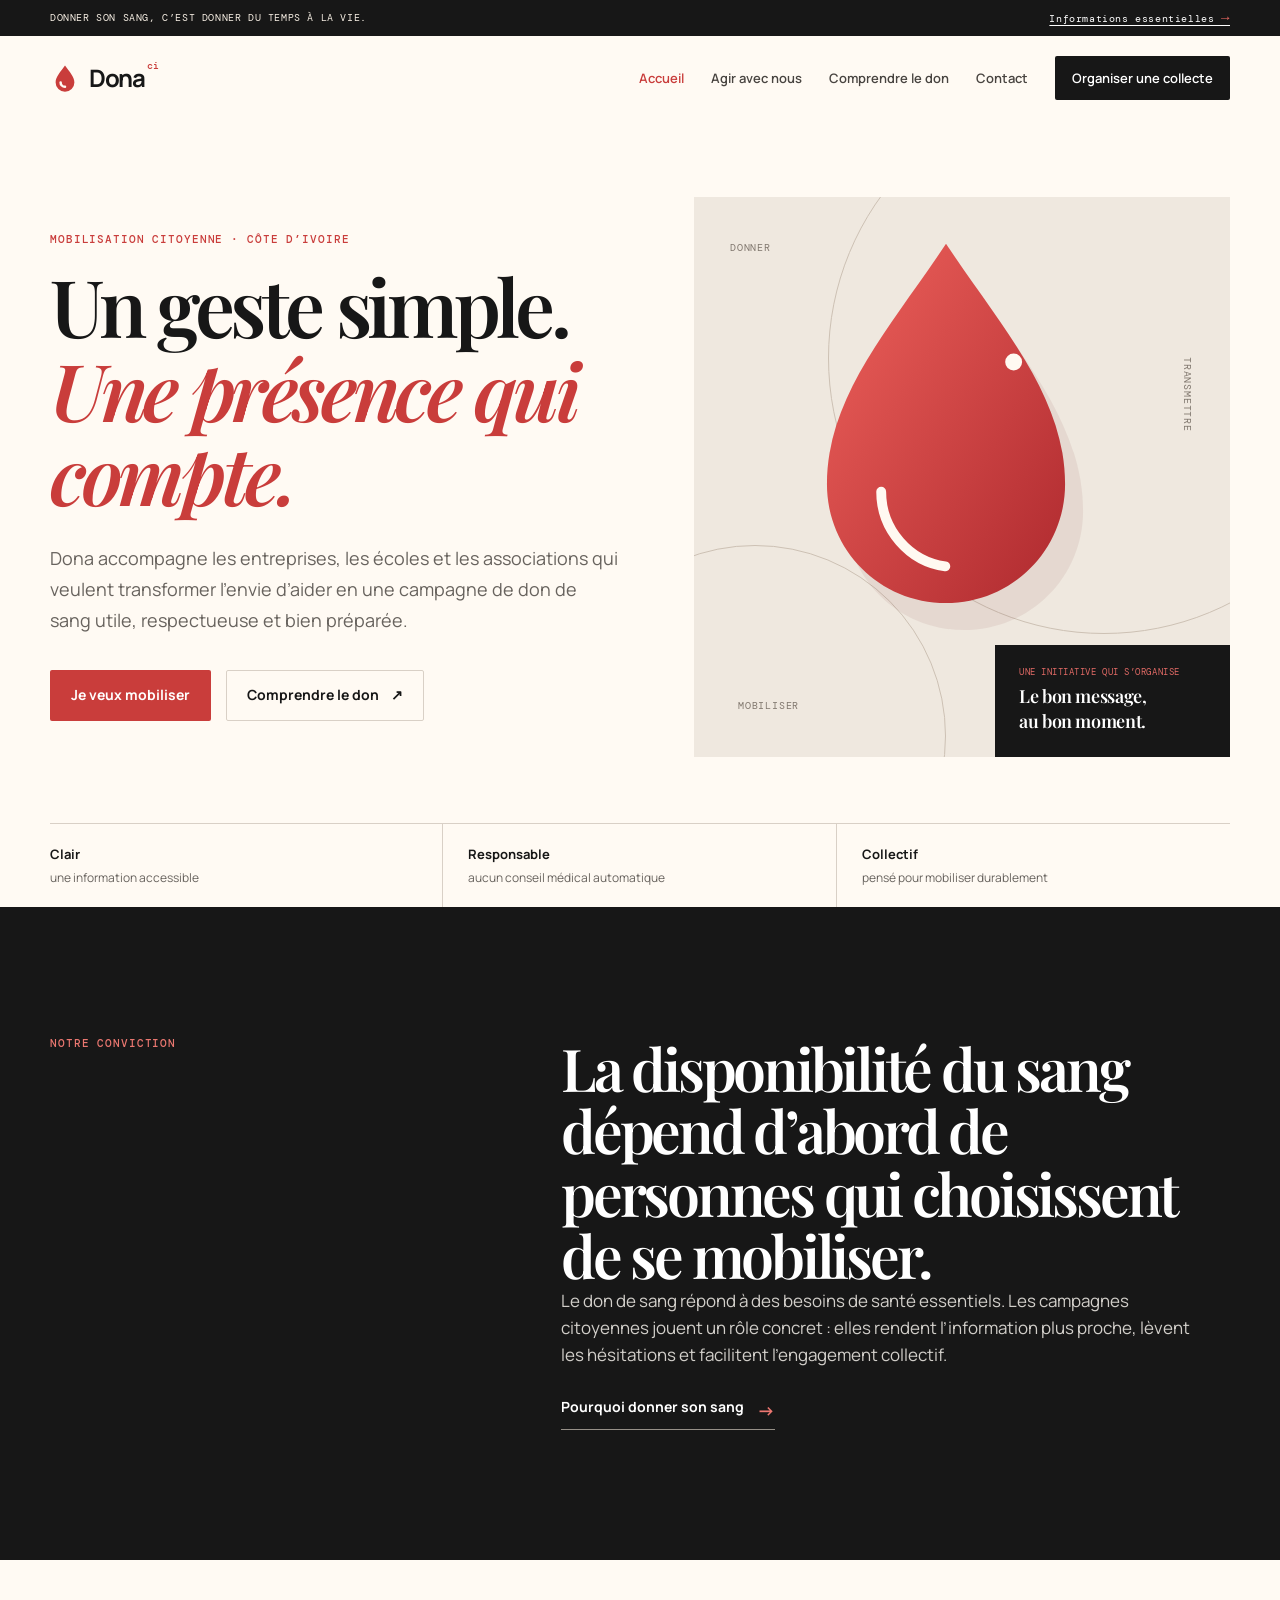
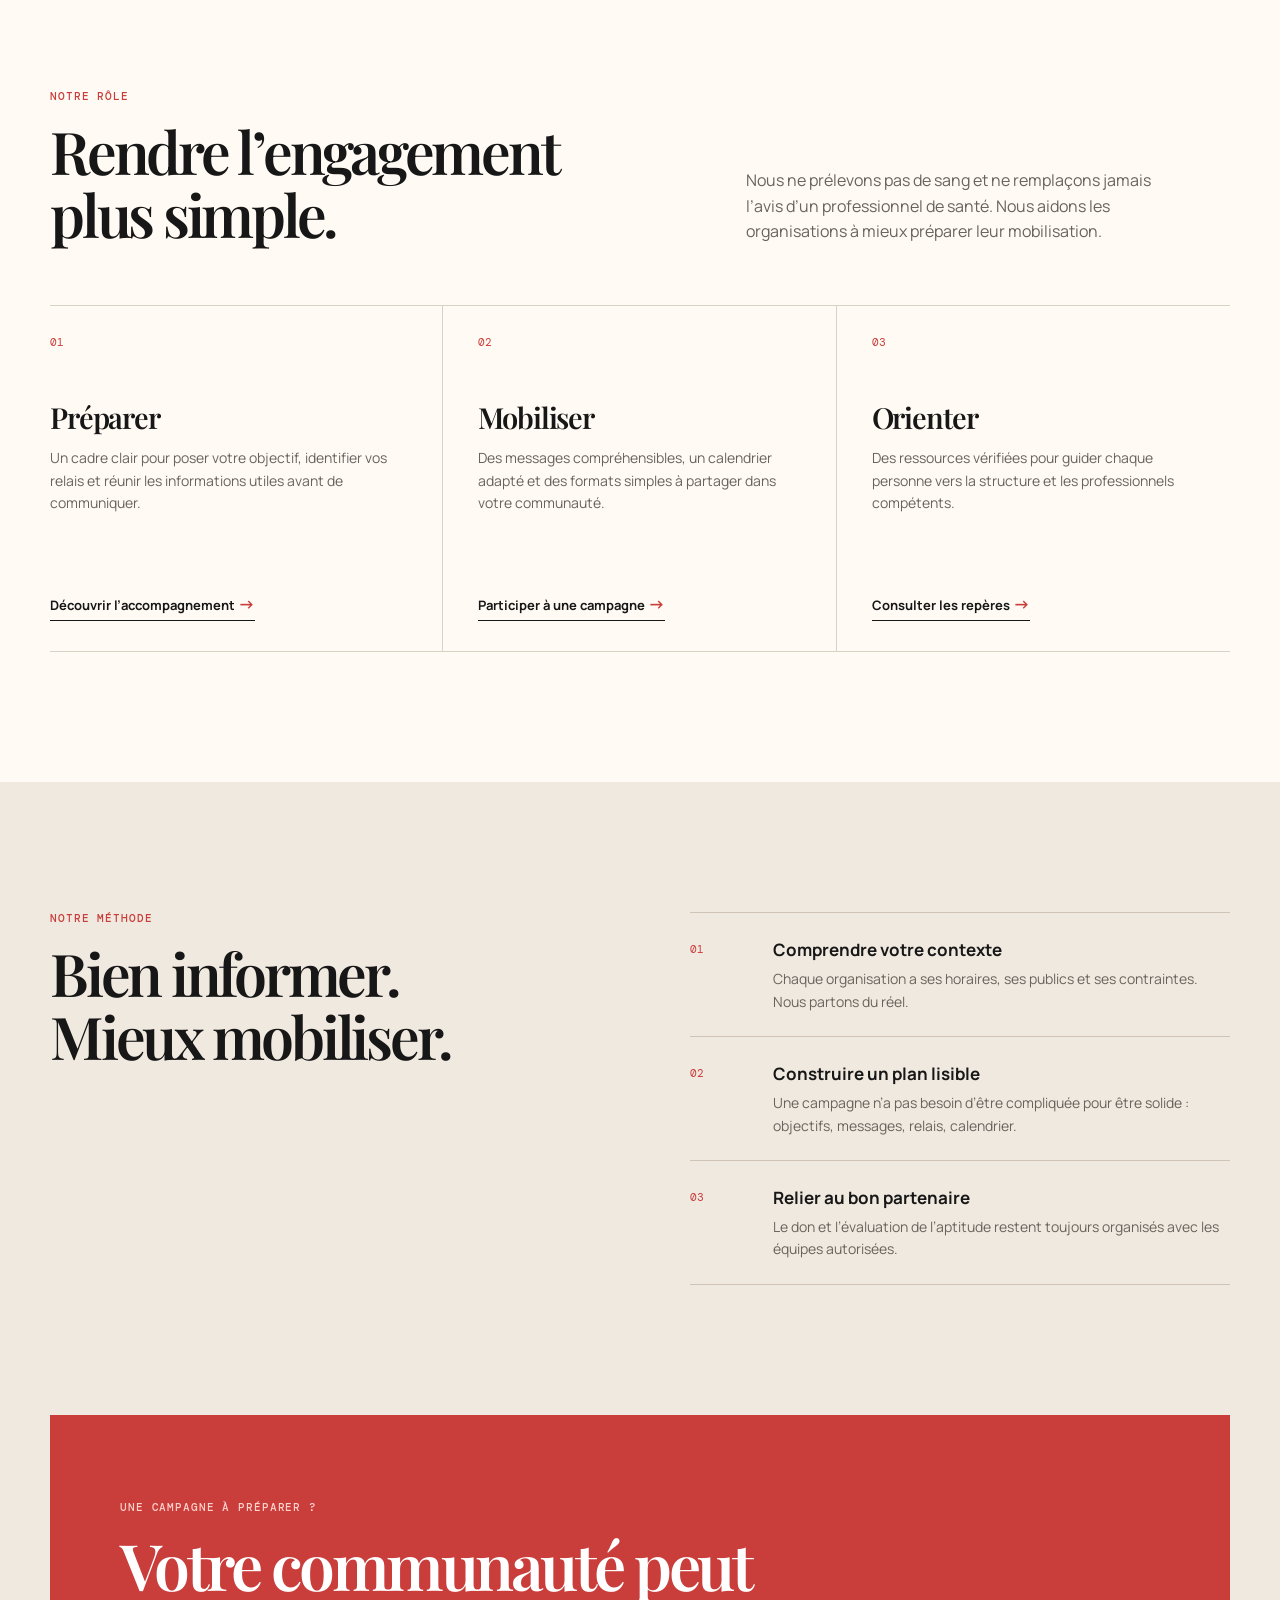
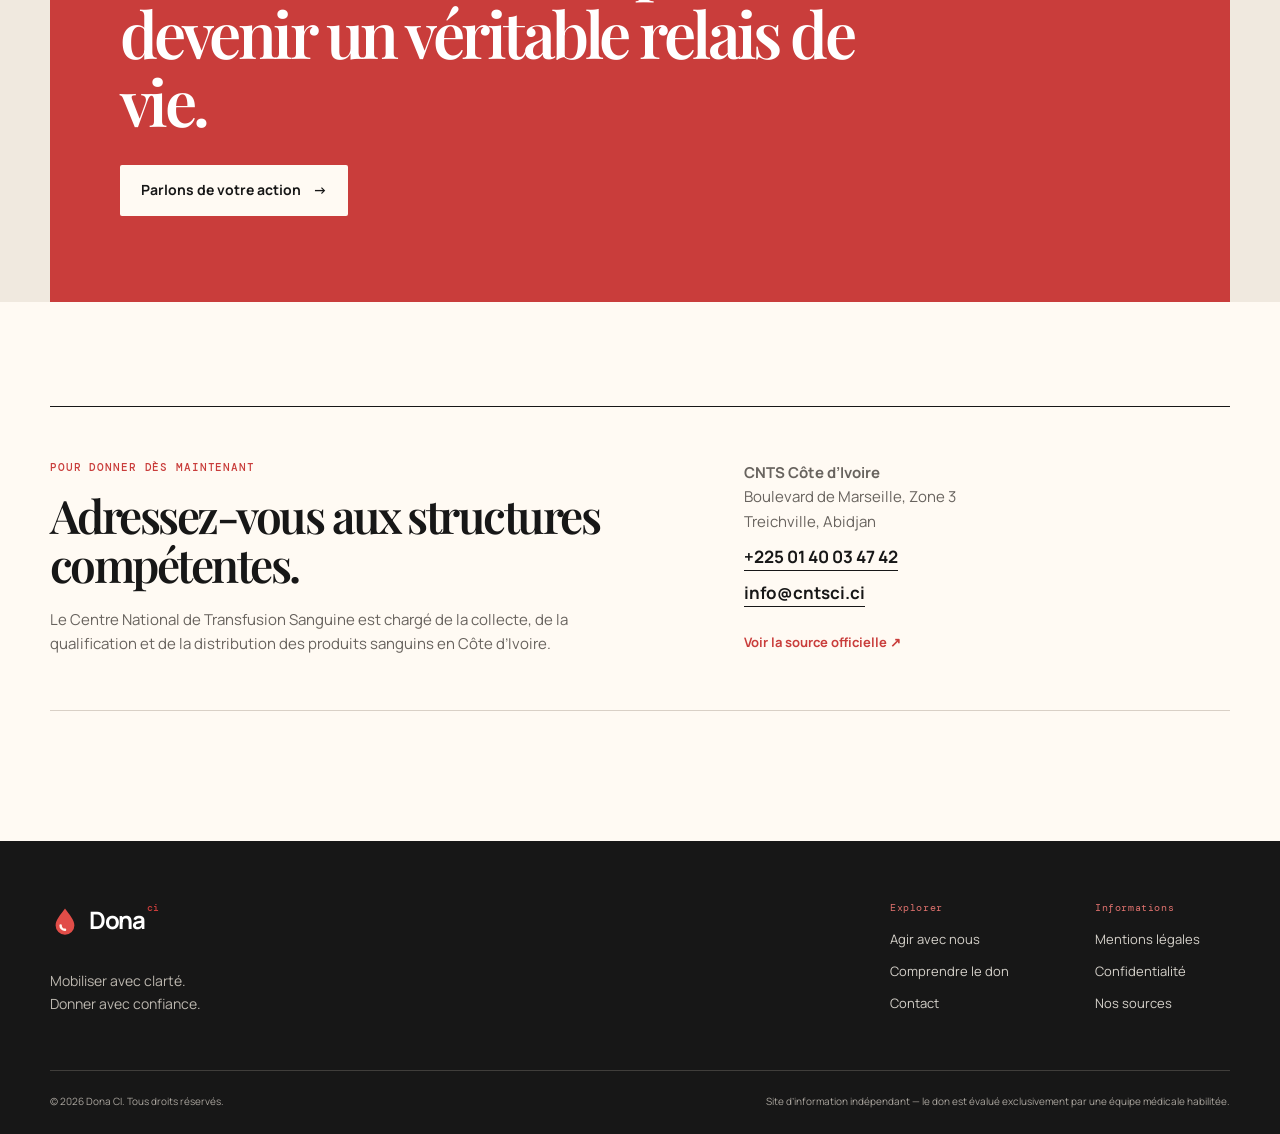
<file: index.html>
<!doctype html>
<html lang="fr">
  <head>
    <meta charset="UTF-8" />
    <meta name="viewport" content="width=device-width, initial-scale=1.0" />
    <meta name="description" content="Dona aide les organisations à mobiliser autour du don de sang en Côte d’Ivoire, en lien avec les structures compétentes." />
    <meta name="theme-color" content="#171717" />
    <title>Dona — Chaque don compte</title>
    <link rel="icon" href="favicon.svg" type="image/svg+xml" />
    <link rel="preconnect" href="https://fonts.googleapis.com" />
    <link rel="preconnect" href="https://fonts.gstatic.com" crossorigin />
    <link href="https://fonts.googleapis.com/css2?family=DM+Mono:wght@400;500&family=Manrope:wght@400;500;600;700&family=Playfair+Display:ital,wght@0,600;0,700;1,600&display=swap" rel="stylesheet" />
    <link rel="stylesheet" href="style.css" />
  </head>
  <body>
    <a class="skip-link" href="#main">Aller au contenu</a>
    <div class="topline"><div class="container"><span>DONNER SON SANG, C’EST DONNER DU TEMPS À LA VIE.</span><a href="ressources.html">Informations essentielles <span>→</span></a></div></div>
    <header class="header" id="header">
      <div class="container nav-shell">
        <a class="logo" href="index.html" aria-label="Dona, accueil"><svg aria-hidden="true" viewBox="0 0 48 48"><path d="M24 4C17 14 9 22 9 31a15 15 0 0 0 30 0C39 22 31 14 24 4Z"/><path d="M17 31c0 4 2.8 7 7 7"/></svg><span>Dona<small>ci</small></span></a>
        <button class="menu-toggle" aria-expanded="false" aria-controls="site-nav">Menu <span></span></button>
        <nav class="nav" id="site-nav" aria-label="Navigation principale">
          <a class="active" href="index.html">Accueil</a><a href="agir.html">Agir avec nous</a><a href="ressources.html">Comprendre le don</a><a href="contact.html">Contact</a><a class="nav-cta" href="agir.html#organisation">Organiser une collecte</a>
        </nav>
      </div>
    </header>
    <main id="main">
      <section class="hero">
        <div class="container hero-layout">
          <div class="hero-text animate-in"><p class="eyebrow">MOBILISATION CITOYENNE · CÔTE D’IVOIRE</p><h1>Un geste simple.<br /><em>Une présence qui compte.</em></h1><p class="intro">Dona accompagne les entreprises, les écoles et les associations qui veulent transformer l’envie d’aider en une campagne de don de sang utile, respectueuse et bien préparée.</p><div class="hero-actions"><a class="button button-red" href="agir.html">Je veux mobiliser</a><a class="button button-quiet" href="ressources.html">Comprendre le don <span>↗</span></a></div></div>
          <div class="hero-visual animate-in" aria-label="Une goutte de sang stylisée composée de lignes" role="img"><div class="visual-label label-one">DONNER</div><div class="visual-label label-two">TRANSMETTRE</div><div class="visual-label label-three">MOBILISER</div><svg class="hero-drop" viewBox="0 0 520 620" aria-hidden="true"><defs><linearGradient id="redGradient" x1="0" y1="0" x2="1" y2="1"><stop stop-color="#ef625c"/><stop offset="1" stop-color="#ae292e"/></linearGradient></defs><path d="M260 35C184 150 91 250 91 376c0 94 75 169 169 169s169-75 169-169C429 250 336 150 260 35Z" fill="url(#redGradient)"/><path d="M168 387c0 54 40 99 91 106" fill="none" stroke="#fff9f1" stroke-width="14" stroke-linecap="round"/><circle cx="356" cy="203" r="12" fill="#fff9f1"/></svg><div class="visual-card"><span>UNE INITIATIVE QUI S’ORGANISE</span><strong>Le bon message,<br />au bon moment.</strong></div></div>
        </div>
        <div class="container trust-row animate-in"><div><b>Clair</b><span>une information accessible</span></div><div><b>Responsable</b><span>aucun conseil médical automatique</span></div><div><b>Collectif</b><span>pensé pour mobiliser durablement</span></div></div>
      </section>
      <section class="statement section"><div class="container statement-grid"><p class="eyebrow">NOTRE CONVICTION</p><div><h2>La disponibilité du sang dépend d’abord de personnes qui choisissent de se mobiliser.</h2><p>Le don de sang répond à des besoins de santé essentiels. Les campagnes citoyennes jouent un rôle concret : elles rendent l’information plus proche, lèvent les hésitations et facilitent l’engagement collectif.</p><a class="arrow-link" href="ressources.html">Pourquoi donner son sang <span>→</span></a></div></div></section>
      <section class="services section"><div class="container"><div class="section-head"><div><p class="eyebrow">NOTRE RÔLE</p><h2>Rendre l’engagement plus simple.</h2></div><p>Nous ne prélevons pas de sang et ne remplaçons jamais l’avis d’un professionnel de santé. Nous aidons les organisations à mieux préparer leur mobilisation.</p></div><div class="service-grid"><article><span class="service-index">01</span><h3>Préparer</h3><p>Un cadre clair pour poser votre objectif, identifier vos relais et réunir les informations utiles avant de communiquer.</p><a href="agir.html#organisation">Découvrir l’accompagnement <span>→</span></a></article><article><span class="service-index">02</span><h3>Mobiliser</h3><p>Des messages compréhensibles, un calendrier adapté et des formats simples à partager dans votre communauté.</p><a href="agir.html#particulier">Participer à une campagne <span>→</span></a></article><article><span class="service-index">03</span><h3>Orienter</h3><p>Des ressources vérifiées pour guider chaque personne vers la structure et les professionnels compétents.</p><a href="ressources.html">Consulter les repères <span>→</span></a></article></div></div></section>
      <section class="process section"><div class="container process-layout"><div><p class="eyebrow">NOTRE MÉTHODE</p><h2>Bien informer.<br />Mieux mobiliser.</h2></div><ol><li><span>01</span><div><h3>Comprendre votre contexte</h3><p>Chaque organisation a ses horaires, ses publics et ses contraintes. Nous partons du réel.</p></div></li><li><span>02</span><div><h3>Construire un plan lisible</h3><p>Une campagne n’a pas besoin d’être compliquée pour être solide : objectifs, messages, relais, calendrier.</p></div></li><li><span>03</span><div><h3>Relier au bon partenaire</h3><p>Le don et l’évaluation de l’aptitude restent toujours organisés avec les équipes autorisées.</p></div></li></ol></div></section>
      <section class="callout section"><div class="container callout-inner"><p class="eyebrow">UNE CAMPAGNE À PRÉPARER ?</p><h2>Votre communauté peut devenir un véritable relais de vie.</h2><a class="button button-light" href="agir.html#organisation">Parlons de votre action <span>→</span></a></div></section>
      <section class="official section"><div class="container official-box"><div><p class="eyebrow">POUR DONNER DÈS MAINTENANT</p><h2>Adressez-vous aux structures compétentes.</h2><p>Le Centre National de Transfusion Sanguine est chargé de la collecte, de la qualification et de la distribution des produits sanguins en Côte d’Ivoire.</p></div><div class="official-details"><p><b>CNTS Côte d’Ivoire</b><br />Boulevard de Marseille, Zone 3<br />Treichville, Abidjan</p><a href="tel:+2250140034742">+225 01 40 03 47 42</a><a href="mailto:info@cntsci.ci">info@cntsci.ci</a><a class="source-link" target="_blank" rel="noopener" href="https://dgepn.patrimoine.gouv.ci/index.php/annuaire/etablissements-publics-hospitaliers-%28eph%29">Voir la source officielle ↗</a></div></div></section>
    </main>
    <footer class="footer"><div class="container footer-main"><div><a class="logo logo-light" href="index.html"><svg aria-hidden="true" viewBox="0 0 48 48"><path d="M24 4C17 14 9 22 9 31a15 15 0 0 0 30 0C39 22 31 14 24 4Z"/><path d="M17 31c0 4 2.8 7 7 7"/></svg><span>Dona<small>ci</small></span></a><p>Mobiliser avec clarté.<br />Donner avec confiance.</p></div><div class="footer-links"><div><b>Explorer</b><a href="agir.html">Agir avec nous</a><a href="ressources.html">Comprendre le don</a><a href="contact.html">Contact</a></div><div><b>Informations</b><a href="mentions-legales.html">Mentions légales</a><a href="politique-confidentialite.html">Confidentialité</a><a href="ressources.html#sources">Nos sources</a></div></div></div><div class="container footer-bottom"><span>© 2026 Dona CI. Tous droits réservés.</span><span>Site d’information indépendant — le don est évalué exclusivement par une équipe médicale habilitée.</span></div></footer>
    <script src="script.js"></script>
  </body>
</html>
</file>
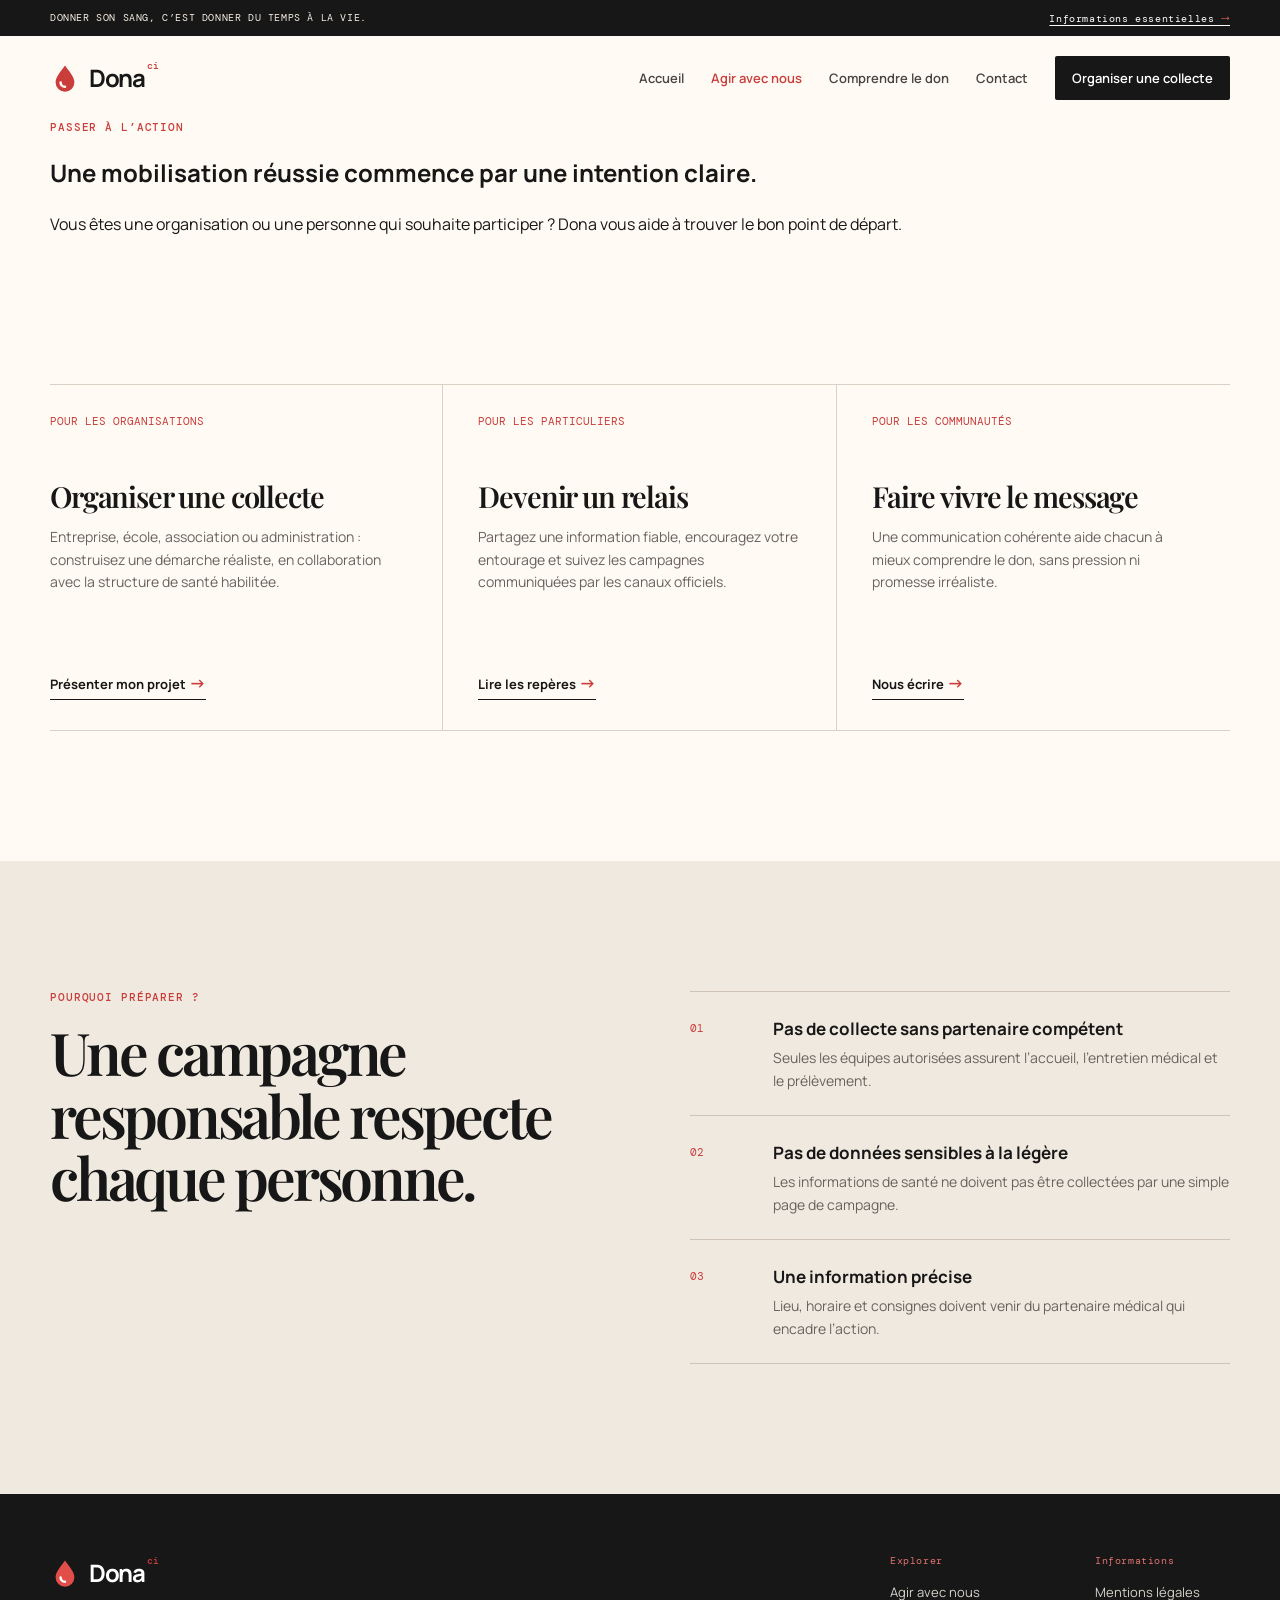
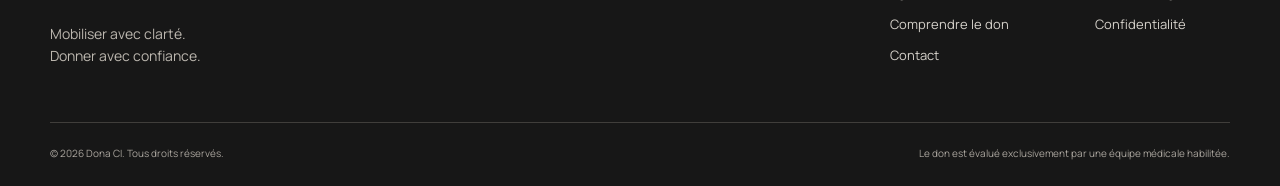
<file: agir.html>
<!doctype html><html lang="fr"><head><meta charset="UTF-8"><meta name="viewport" content="width=device-width,initial-scale=1.0"><meta name="description" content="Organisez ou rejoignez une action de mobilisation autour du don de sang avec Dona."><meta name="theme-color" content="#171717"><title>Agir avec Dona</title><link rel="icon" href="favicon.svg" type="image/svg+xml"><link rel="preconnect" href="https://fonts.googleapis.com"><link rel="preconnect" href="https://fonts.gstatic.com" crossorigin><link href="https://fonts.googleapis.com/css2?family=DM+Mono:wght@400;500&family=Manrope:wght@400;500;600;700&family=Playfair+Display:ital,wght@0,600;0,700;1,600&display=swap" rel="stylesheet"><link rel="stylesheet" href="style.css"></head><body><a class="skip-link" href="#main">Aller au contenu</a><div class="topline"><div class="container"><span>DONNER SON SANG, C’EST DONNER DU TEMPS À LA VIE.</span><a href="ressources.html">Informations essentielles <span>→</span></a></div></div><header class="header" id="header"><div class="container nav-shell"><a class="logo" href="index.html" aria-label="Dona, accueil"><svg aria-hidden="true" viewBox="0 0 48 48"><path d="M24 4C17 14 9 22 9 31a15 15 0 0 0 30 0C39 22 31 14 24 4Z"/><path d="M17 31c0 4 2.8 7 7 7"/></svg><span>Dona<small>ci</small></span></a><button class="menu-toggle" aria-expanded="false" aria-controls="site-nav">Menu <span></span></button><nav class="nav" id="site-nav" aria-label="Navigation principale"><a href="index.html">Accueil</a><a class="active" href="agir.html">Agir avec nous</a><a href="ressources.html">Comprendre le don</a><a href="contact.html">Contact</a><a class="nav-cta" href="#organisation">Organiser une collecte</a></nav></div></header><main id="main"><section class="inner-hero"><div class="container"><p class="eyebrow">PASSER À L’ACTION</p><h1>Une mobilisation réussie commence par une intention claire.</h1><p>Vous êtes une organisation ou une personne qui souhaite participer ? Dona vous aide à trouver le bon point de départ.</p></div></section><section class="section"><div class="container"><div class="service-grid"><article id="organisation"><span class="service-index">POUR LES ORGANISATIONS</span><h3>Organiser une collecte</h3><p>Entreprise, école, association ou administration : construisez une démarche réaliste, en collaboration avec la structure de santé habilitée.</p><a href="contact.html">Présenter mon projet <span>→</span></a></article><article id="particulier"><span class="service-index">POUR LES PARTICULIERS</span><h3>Devenir un relais</h3><p>Partagez une information fiable, encouragez votre entourage et suivez les campagnes communiquées par les canaux officiels.</p><a href="ressources.html">Lire les repères <span>→</span></a></article><article><span class="service-index">POUR LES COMMUNAUTÉS</span><h3>Faire vivre le message</h3><p>Une communication cohérente aide chacun à mieux comprendre le don, sans pression ni promesse irréaliste.</p><a href="contact.html">Nous écrire <span>→</span></a></article></div></div></section><section class="process section"><div class="container process-layout"><div><p class="eyebrow">POURQUOI PRÉPARER ?</p><h2>Une campagne responsable respecte chaque personne.</h2></div><ol><li><span>01</span><div><h3>Pas de collecte sans partenaire compétent</h3><p>Seules les équipes autorisées assurent l’accueil, l’entretien médical et le prélèvement.</p></div></li><li><span>02</span><div><h3>Pas de données sensibles à la légère</h3><p>Les informations de santé ne doivent pas être collectées par une simple page de campagne.</p></div></li><li><span>03</span><div><h3>Une information précise</h3><p>Lieu, horaire et consignes doivent venir du partenaire médical qui encadre l’action.</p></div></li></ol></div></section></main><footer class="footer"><div class="container footer-main"><div><a class="logo logo-light" href="index.html"><svg aria-hidden="true" viewBox="0 0 48 48"><path d="M24 4C17 14 9 22 9 31a15 15 0 0 0 30 0C39 22 31 14 24 4Z"/><path d="M17 31c0 4 2.8 7 7 7"/></svg><span>Dona<small>ci</small></span></a><p>Mobiliser avec clarté.<br>Donner avec confiance.</p></div><div class="footer-links"><div><b>Explorer</b><a href="agir.html">Agir avec nous</a><a href="ressources.html">Comprendre le don</a><a href="contact.html">Contact</a></div><div><b>Informations</b><a href="mentions-legales.html">Mentions légales</a><a href="politique-confidentialite.html">Confidentialité</a></div></div></div><div class="container footer-bottom"><span>© 2026 Dona CI. Tous droits réservés.</span><span>Le don est évalué exclusivement par une équipe médicale habilitée.</span></div></footer><script src="script.js"></script></body></html>
</file>
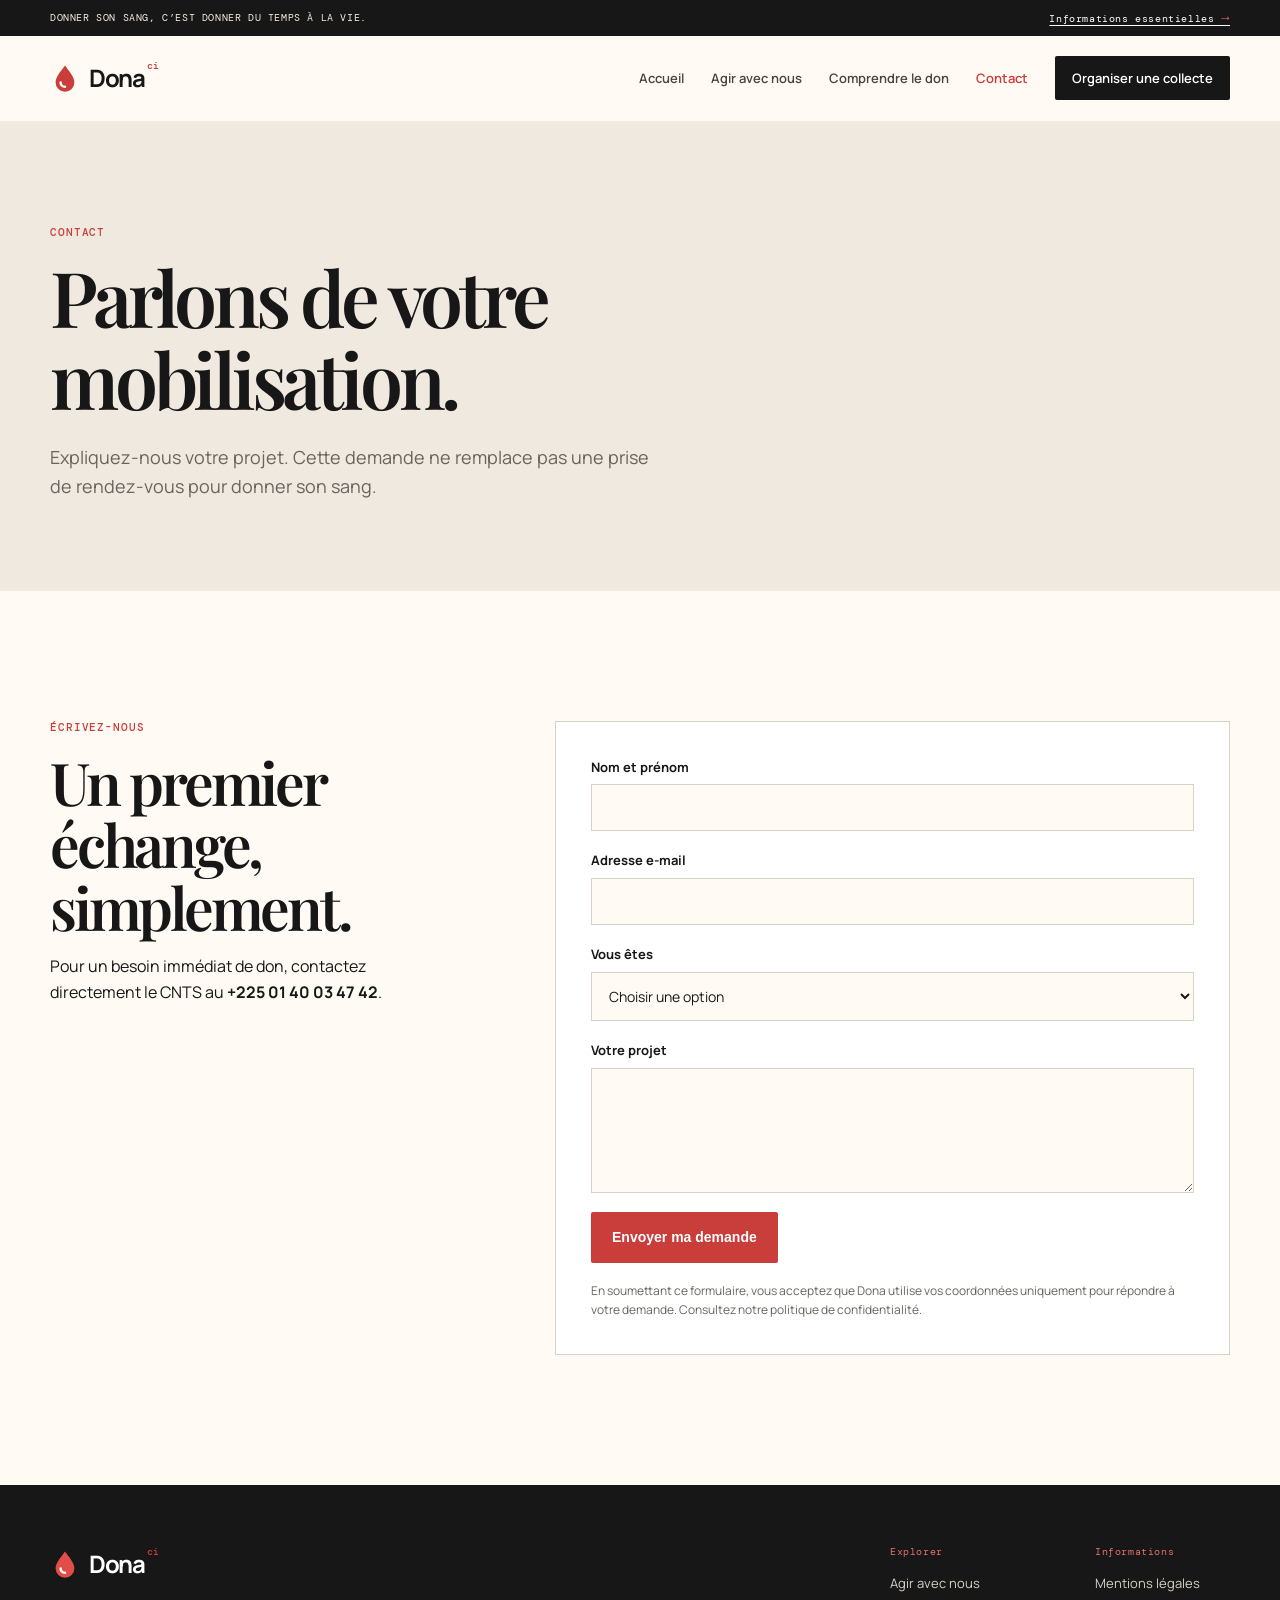
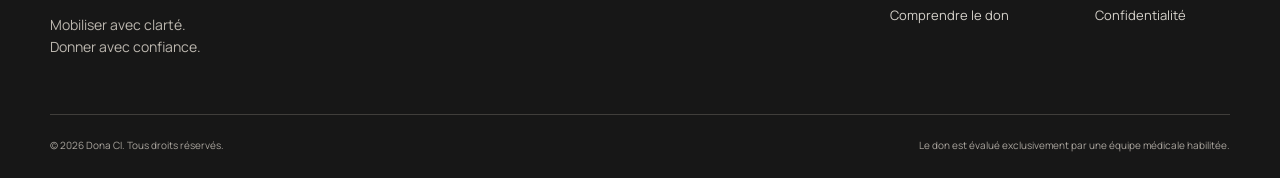
<file: contact.html>
<!doctype html>
<html lang="fr"><head><meta charset="UTF-8"><meta name="viewport" content="width=device-width,initial-scale=1.0"><meta name="description" content="Contactez Dona pour préparer une campagne de mobilisation autour du don de sang."><title>Contact — Dona</title><link rel="icon" href="favicon.svg" type="image/svg+xml"><link rel="preconnect" href="https://fonts.googleapis.com"><link rel="preconnect" href="https://fonts.gstatic.com" crossorigin><link href="https://fonts.googleapis.com/css2?family=DM+Mono:wght@400;500&family=Manrope:wght@400;500;600;700&family=Playfair+Display:ital,wght@0,600;0,700;1,600&display=swap" rel="stylesheet"><link rel="stylesheet" href="style.css"><link rel="stylesheet" href="extra.css"></head>
<body><a class="skip-link" href="#main">Aller au contenu</a><div class="topline"><div class="container"><span>DONNER SON SANG, C’EST DONNER DU TEMPS À LA VIE.</span><a href="ressources.html">Informations essentielles <span>→</span></a></div></div><header class="header" id="header"><div class="container nav-shell"><a class="logo" href="index.html" aria-label="Dona, accueil"><svg aria-hidden="true" viewBox="0 0 48 48"><path d="M24 4C17 14 9 22 9 31a15 15 0 0 0 30 0C39 22 31 14 24 4Z"/><path d="M17 31c0 4 2.8 7 7 7"/></svg><span>Dona<small>ci</small></span></a><button class="menu-toggle" aria-expanded="false" aria-controls="site-nav">Menu <span></span></button><nav class="nav" id="site-nav" aria-label="Navigation principale"><a href="index.html">Accueil</a><a href="agir.html">Agir avec nous</a><a href="ressources.html">Comprendre le don</a><a class="active" href="contact.html">Contact</a><a class="nav-cta" href="agir.html#organisation">Organiser une collecte</a></nav></div></header>
<main id="main"><section class="inner-hero"><div class="container"><p class="eyebrow">CONTACT</p><h1>Parlons de votre mobilisation.</h1><p>Expliquez-nous votre projet. Cette demande ne remplace pas une prise de rendez-vous pour donner son sang.</p></div></section><section class="section"><div class="container form-layout"><div><p class="eyebrow">ÉCRIVEZ-NOUS</p><h2>Un premier échange, simplement.</h2><p>Pour un besoin immédiat de don, contactez directement le CNTS au <strong>+225 01 40 03 47 42</strong>.</p></div><form class="contact-form" data-contact-form><div class="field"><label for="name">Nom et prénom</label><input id="name" name="name" required autocomplete="name"></div><div class="field"><label for="email">Adresse e-mail</label><input id="email" name="email" type="email" required autocomplete="email"></div><div class="field"><label for="profile">Vous êtes</label><select id="profile" name="profile" required><option value="">Choisir une option</option><option>Une entreprise ou administration</option><option>Une école ou université</option><option>Une association</option><option>Un particulier</option></select></div><div class="field"><label for="message">Votre projet</label><textarea id="message" name="message" required></textarea></div><button class="button button-red" type="submit">Envoyer ma demande</button><p class="form-note">En soumettant ce formulaire, vous acceptez que Dona utilise vos coordonnées uniquement pour répondre à votre demande. Consultez notre politique de confidentialité.</p><p class="form-message" data-form-message hidden></p></form></div></section></main><footer class="footer"><div class="container footer-main"><div><a class="logo logo-light" href="index.html"><svg aria-hidden="true" viewBox="0 0 48 48"><path d="M24 4C17 14 9 22 9 31a15 15 0 0 0 30 0C39 22 31 14 24 4Z"/><path d="M17 31c0 4 2.8 7 7 7"/></svg><span>Dona<small>ci</small></span></a><p>Mobiliser avec clarté.<br>Donner avec confiance.</p></div><div class="footer-links"><div><b>Explorer</b><a href="agir.html">Agir avec nous</a><a href="ressources.html">Comprendre le don</a></div><div><b>Informations</b><a href="mentions-legales.html">Mentions légales</a><a href="politique-confidentialite.html">Confidentialité</a></div></div></div><div class="container footer-bottom"><span>© 2026 Dona CI. Tous droits réservés.</span><span>Le don est évalué exclusivement par une équipe médicale habilitée.</span></div></footer><script src="script.js"></script></body></html>
</file>
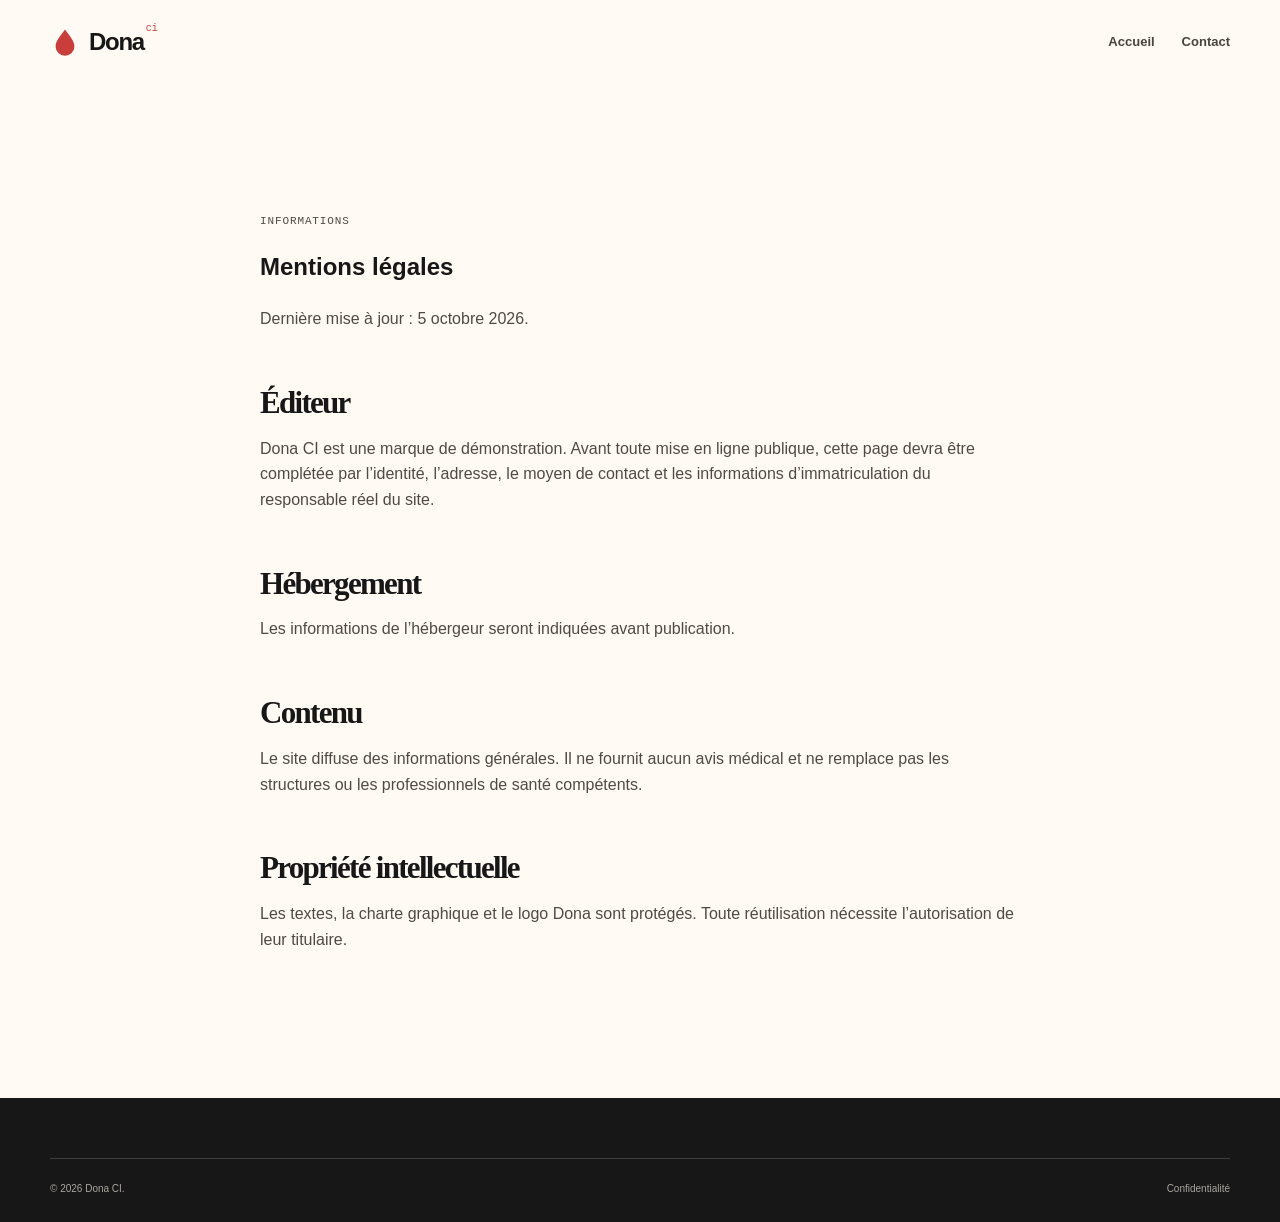
<file: mentions-legales.html>
<!doctype html><html lang="fr"><head><meta charset="UTF-8"><meta name="viewport" content="width=device-width,initial-scale=1.0"><title>Mentions légales — Dona</title><link rel="icon" href="favicon.svg" type="image/svg+xml"><link rel="stylesheet" href="style.css"><link rel="stylesheet" href="extra.css"></head><body><header class="header" id="header"><div class="container nav-shell"><a class="logo" href="index.html"><svg aria-hidden="true" viewBox="0 0 48 48"><path d="M24 4C17 14 9 22 9 31a15 15 0 0 0 30 0C39 22 31 14 24 4Z"/></svg><span>Dona<small>ci</small></span></a><nav class="nav"><a href="index.html">Accueil</a><a href="contact.html">Contact</a></nav></div></header><main class="section"><article class="container legal-copy"><p class="eyebrow">INFORMATIONS</p><h1>Mentions légales</h1><p>Dernière mise à jour : 5 octobre 2026.</p><h2>Éditeur</h2><p>Dona CI est une marque de démonstration. Avant toute mise en ligne publique, cette page devra être complétée par l’identité, l’adresse, le moyen de contact et les informations d’immatriculation du responsable réel du site.</p><h2>Hébergement</h2><p>Les informations de l’hébergeur seront indiquées avant publication.</p><h2>Contenu</h2><p>Le site diffuse des informations générales. Il ne fournit aucun avis médical et ne remplace pas les structures ou les professionnels de santé compétents.</p><h2>Propriété intellectuelle</h2><p>Les textes, la charte graphique et le logo Dona sont protégés. Toute réutilisation nécessite l’autorisation de leur titulaire.</p></article></main><footer class="footer"><div class="container footer-bottom"><span>© 2026 Dona CI.</span><a href="politique-confidentialite.html">Confidentialité</a></div></footer><script src="script.js"></script></body></html>
</file>
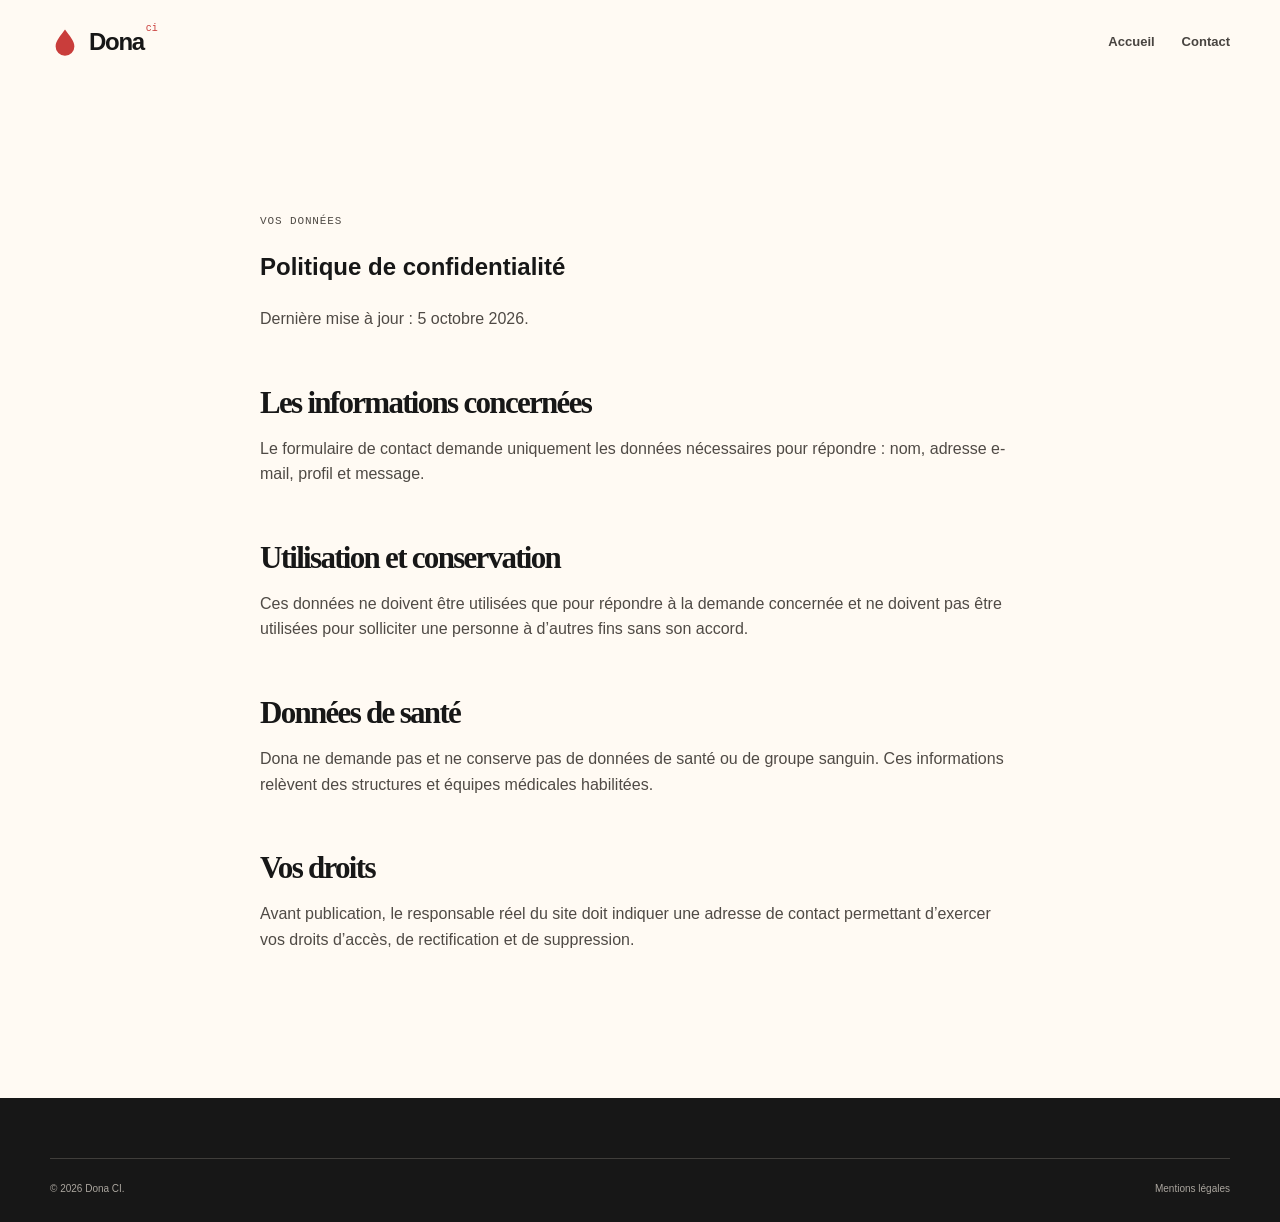
<file: politique-confidentialite.html>
<!doctype html><html lang="fr"><head><meta charset="UTF-8"><meta name="viewport" content="width=device-width,initial-scale=1.0"><title>Confidentialité — Dona</title><link rel="icon" href="favicon.svg" type="image/svg+xml"><link rel="stylesheet" href="style.css"><link rel="stylesheet" href="extra.css"></head><body><header class="header" id="header"><div class="container nav-shell"><a class="logo" href="index.html"><svg aria-hidden="true" viewBox="0 0 48 48"><path d="M24 4C17 14 9 22 9 31a15 15 0 0 0 30 0C39 22 31 14 24 4Z"/></svg><span>Dona<small>ci</small></span></a><nav class="nav"><a href="index.html">Accueil</a><a href="contact.html">Contact</a></nav></div></header><main class="section"><article class="container legal-copy"><p class="eyebrow">VOS DONNÉES</p><h1>Politique de confidentialité</h1><p>Dernière mise à jour : 5 octobre 2026.</p><h2>Les informations concernées</h2><p>Le formulaire de contact demande uniquement les données nécessaires pour répondre : nom, adresse e-mail, profil et message.</p><h2>Utilisation et conservation</h2><p>Ces données ne doivent être utilisées que pour répondre à la demande concernée et ne doivent pas être utilisées pour solliciter une personne à d’autres fins sans son accord.</p><h2>Données de santé</h2><p>Dona ne demande pas et ne conserve pas de données de santé ou de groupe sanguin. Ces informations relèvent des structures et équipes médicales habilitées.</p><h2>Vos droits</h2><p>Avant publication, le responsable réel du site doit indiquer une adresse de contact permettant d’exercer vos droits d’accès, de rectification et de suppression.</p></article></main><footer class="footer"><div class="container footer-bottom"><span>© 2026 Dona CI.</span><a href="mentions-legales.html">Mentions légales</a></div></footer><script src="script.js"></script></body></html>
</file>
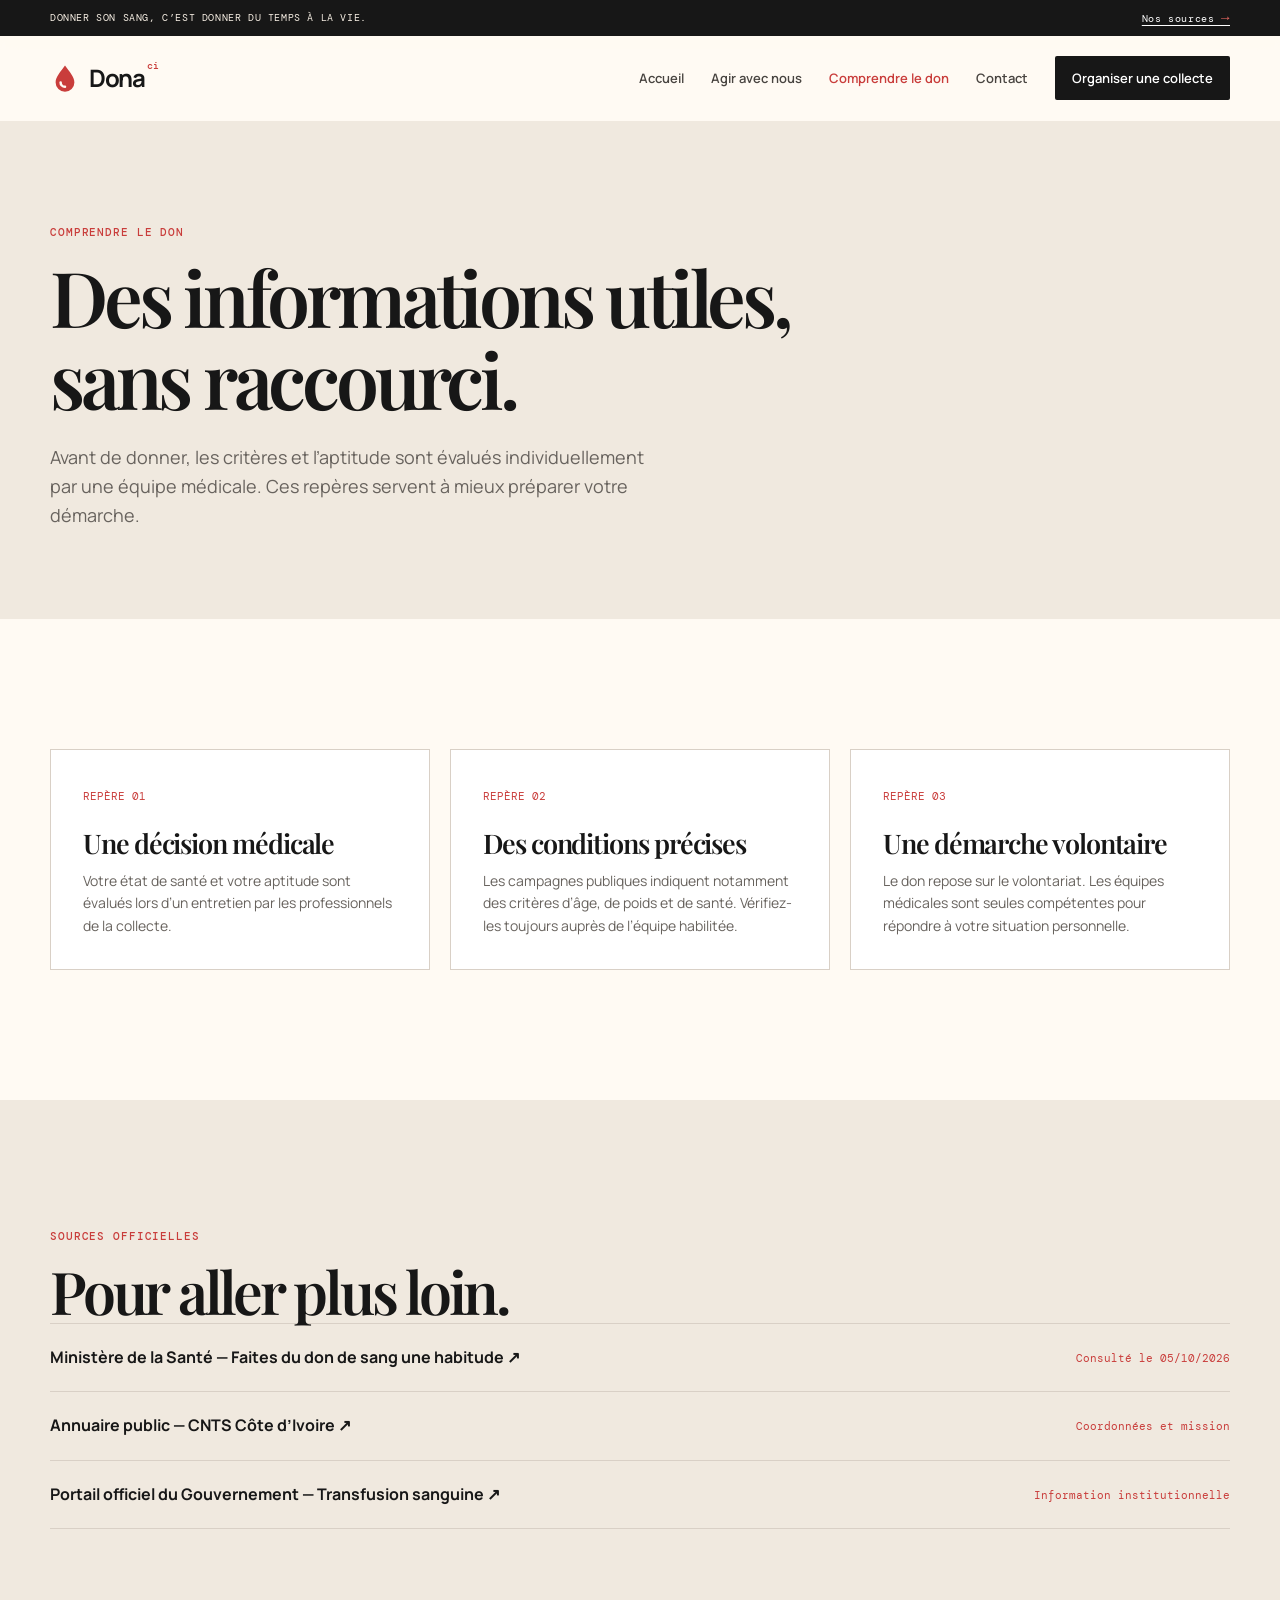
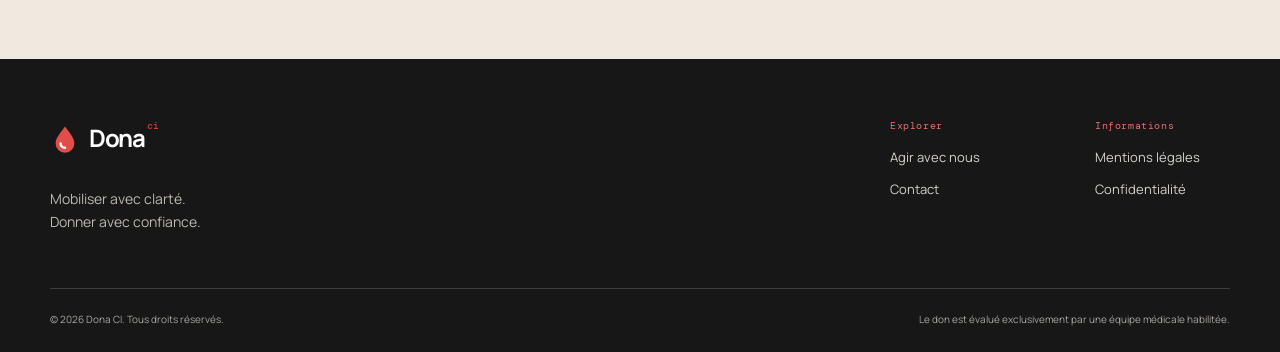
<file: ressources.html>
<!doctype html>
<html lang="fr"><head><meta charset="UTF-8"><meta name="viewport" content="width=device-width,initial-scale=1.0"><meta name="description" content="Repères essentiels et sources officielles sur le don de sang en Côte d'Ivoire."><title>Comprendre le don — Dona</title><link rel="icon" href="favicon.svg" type="image/svg+xml"><link rel="preconnect" href="https://fonts.googleapis.com"><link rel="preconnect" href="https://fonts.gstatic.com" crossorigin><link href="https://fonts.googleapis.com/css2?family=DM+Mono:wght@400;500&family=Manrope:wght@400;500;600;700&family=Playfair+Display:ital,wght@0,600;0,700;1,600&display=swap" rel="stylesheet"><link rel="stylesheet" href="style.css"><link rel="stylesheet" href="extra.css"></head>
<body><a class="skip-link" href="#main">Aller au contenu</a><div class="topline"><div class="container"><span>DONNER SON SANG, C’EST DONNER DU TEMPS À LA VIE.</span><a href="#sources">Nos sources <span>→</span></a></div></div><header class="header" id="header"><div class="container nav-shell"><a class="logo" href="index.html" aria-label="Dona, accueil"><svg aria-hidden="true" viewBox="0 0 48 48"><path d="M24 4C17 14 9 22 9 31a15 15 0 0 0 30 0C39 22 31 14 24 4Z"/><path d="M17 31c0 4 2.8 7 7 7"/></svg><span>Dona<small>ci</small></span></a><button class="menu-toggle" aria-expanded="false" aria-controls="site-nav">Menu <span></span></button><nav class="nav" id="site-nav" aria-label="Navigation principale"><a href="index.html">Accueil</a><a href="agir.html">Agir avec nous</a><a class="active" href="ressources.html">Comprendre le don</a><a href="contact.html">Contact</a><a class="nav-cta" href="agir.html#organisation">Organiser une collecte</a></nav></div></header>
<main id="main"><section class="inner-hero"><div class="container"><p class="eyebrow">COMPRENDRE LE DON</p><h1>Des informations utiles, sans raccourci.</h1><p>Avant de donner, les critères et l’aptitude sont évalués individuellement par une équipe médicale. Ces repères servent à mieux préparer votre démarche.</p></div></section><section class="section"><div class="container"><div class="resource-grid"><article class="resource-card"><span class="service-index">REPÈRE 01</span><h3>Une décision médicale</h3><p>Votre état de santé et votre aptitude sont évalués lors d’un entretien par les professionnels de la collecte.</p></article><article class="resource-card"><span class="service-index">REPÈRE 02</span><h3>Des conditions précises</h3><p>Les campagnes publiques indiquent notamment des critères d’âge, de poids et de santé. Vérifiez-les toujours auprès de l’équipe habilitée.</p></article><article class="resource-card"><span class="service-index">REPÈRE 03</span><h3>Une démarche volontaire</h3><p>Le don repose sur le volontariat. Les équipes médicales sont seules compétentes pour répondre à votre situation personnelle.</p></article></div></div></section><section class="process section" id="sources"><div class="container"><p class="eyebrow">SOURCES OFFICIELLES</p><h2>Pour aller plus loin.</h2><ul class="source-list"><li><a target="_blank" rel="noopener" href="https://sante.gouv.ci/index.php/actualite/2235">Ministère de la Santé — Faites du don de sang une habitude ↗</a><span>Consulté le 05/10/2026</span></li><li><a target="_blank" rel="noopener" href="https://dgepn.patrimoine.gouv.ci/index.php/annuaire/etablissements-publics-hospitaliers-%28eph%29">Annuaire public — CNTS Côte d’Ivoire ↗</a><span>Coordonnées et mission</span></li><li><a target="_blank" rel="noopener" href="https://www.gouv.ci/actualite/transfusion-sanguine-la-cote-divoire-compte-32-structures-transfusionnelles-en-2025-contre-12-en-2010-2374">Portail officiel du Gouvernement — Transfusion sanguine ↗</a><span>Information institutionnelle</span></li></ul></div></section></main><footer class="footer"><div class="container footer-main"><div><a class="logo logo-light" href="index.html"><svg aria-hidden="true" viewBox="0 0 48 48"><path d="M24 4C17 14 9 22 9 31a15 15 0 0 0 30 0C39 22 31 14 24 4Z"/><path d="M17 31c0 4 2.8 7 7 7"/></svg><span>Dona<small>ci</small></span></a><p>Mobiliser avec clarté.<br>Donner avec confiance.</p></div><div class="footer-links"><div><b>Explorer</b><a href="agir.html">Agir avec nous</a><a href="contact.html">Contact</a></div><div><b>Informations</b><a href="mentions-legales.html">Mentions légales</a><a href="politique-confidentialite.html">Confidentialité</a></div></div></div><div class="container footer-bottom"><span>© 2026 Dona CI. Tous droits réservés.</span><span>Le don est évalué exclusivement par une équipe médicale habilitée.</span></div></footer><script src="script.js"></script></body></html>
</file>
<file: style.css>
:root{--ink:#171717;--paper:#fffaf3;--soft:#f0e9df;--red:#c93d3b;--deep:#9e2d2e;--line:#d9d0c6;--muted:#68635e;--display:"Playfair Display",Georgia,serif;--sans:"Manrope",Arial,sans-serif;--mono:"DM Mono",monospace}*{box-sizing:border-box}html{scroll-behavior:smooth}body{margin:0;background:var(--paper);color:var(--ink);font-family:var(--sans);font-size:16px;line-height:1.6}a{color:inherit;text-decoration:none}.container{width:min(1180px,calc(100% - 52px));margin:auto}.skip-link{position:absolute;top:-100px;left:10px;background:var(--ink);color:#fff;padding:12px;z-index:10}.skip-link:focus{top:10px}.topline{background:var(--ink);color:#f7efe4;font:10px/1.25 var(--mono);letter-spacing:.06em}.topline .container{min-height:36px;display:flex;align-items:center;justify-content:space-between;gap:18px}.topline a{color:#fff;text-decoration:underline;text-underline-offset:3px}.topline a span{color:#e86761;font-size:14px}.header{height:85px;display:flex;align-items:center;position:sticky;top:0;z-index:5;background:rgba(255,250,243,.94);backdrop-filter:blur(12px);border-bottom:1px solid transparent}.header.is-stuck{border-color:var(--line)}.nav-shell{display:flex;align-items:center;justify-content:space-between;gap:28px}.logo{display:inline-flex;align-items:center;gap:9px;font-size:24px;font-weight:700;letter-spacing:-1.3px}.logo svg{width:30px;height:34px;fill:var(--red)}.logo svg path+path{fill:none;stroke:#fffaf3;stroke-width:4;stroke-linecap:round}.logo small{font:500 10px var(--mono);color:var(--red);vertical-align:top;margin-left:2px;letter-spacing:0}.nav{display:flex;align-items:center;gap:27px;font-size:13px;font-weight:600}.nav>a:not(.nav-cta){padding:8px 0;color:#484440}.nav>a:not(.nav-cta):hover,.nav>a.active{color:var(--red)}.nav-cta{padding:12px 17px;background:var(--ink);color:#fff;border-radius:2px}.menu-toggle{display:none;border:0;background:transparent;font-weight:700;font-size:14px}.hero{padding:76px 0 0;overflow:hidden}.hero-layout{display:grid;grid-template-columns:1.03fr .97fr;align-items:center;gap:75px}.eyebrow{margin:0 0 17px;color:var(--red);font:500 11px/1.2 var(--mono);letter-spacing:.08em}.hero h1,.section h2{font-family:var(--display);font-weight:600;line-height:1.06;letter-spacing:-.055em}.hero h1{font-size:clamp(3.5rem,6.2vw,5.9rem);margin:0 0 28px}.hero h1 em{font-weight:600;color:var(--red)}.intro{max-width:575px;margin:0;color:var(--muted);font-size:18px;line-height:1.72}.hero-actions{display:flex;align-items:center;gap:15px;flex-wrap:wrap;margin-top:34px}.button{display:inline-flex;align-items:center;justify-content:center;gap:12px;min-height:51px;padding:0 20px;border:1px solid transparent;border-radius:2px;font-size:14px;font-weight:700;transition:transform .2s ease,background .2s ease}.button:hover{transform:translateY(-2px)}.button-red{background:var(--red);color:#fff}.button-red:hover{background:var(--deep)}.button-quiet{border-color:var(--line);background:transparent}.button-quiet:hover{background:#f2ebe2}.hero-visual{position:relative;min-height:560px;background:#efe8df;overflow:hidden}.hero-visual:before,.hero-visual:after{content:"";position:absolute;border:1px solid #cdc1b4;border-radius:50%}.hero-visual:before{width:550px;height:550px;top:-115px;right:-150px}.hero-visual:after{width:380px;height:380px;bottom:-170px;left:-130px}.hero-drop{position:absolute;width:78%;height:78%;top:4%;left:8%;z-index:1;filter:drop-shadow(18px 27px 0 rgba(116,37,37,.08))}.visual-label{position:absolute;z-index:2;color:#80776e;font:10px var(--mono);letter-spacing:.08em}.label-one{top:44px;left:36px}.label-two{top:160px;right:36px;writing-mode:vertical-rl}.label-three{bottom:45px;left:44px}.visual-card{position:absolute;right:0;bottom:0;z-index:3;width:235px;padding:21px 24px;background:var(--ink);color:#fff}.visual-card span{display:block;margin-bottom:7px;color:#e16a65;font:9px var(--mono);letter-spacing:.06em}.visual-card strong{font:600 18px/1.25 var(--display);letter-spacing:-.02em}.trust-row{display:grid;grid-template-columns:repeat(3,1fr);border-top:1px solid var(--line);margin-top:66px}.trust-row>div{display:flex;flex-direction:column;gap:3px;padding:20px 25px 20px 0;border-right:1px solid var(--line)}.trust-row>div+div{padding-left:25px}.trust-row>div:last-child{border:0}.trust-row b{font-size:13px}.trust-row span{color:var(--muted);font-size:12px}.section{padding:130px 0}.statement{background:var(--ink);color:#fff}.statement-grid{display:grid;grid-template-columns:.8fr 1.2fr;gap:65px}.statement .eyebrow{color:#ea7770}.statement h2{max-width:710px;margin:0 0 28px;font-size:clamp(2.5rem,4.8vw,4.55rem)}.statement p:not(.eyebrow){max-width:630px;margin:0;color:#d2cfca;font-size:17px}.arrow-link{display:inline-flex;gap:13px;margin-top:28px;padding-bottom:4px;border-bottom:1px solid #958f87;font-size:14px;font-weight:700}.arrow-link span{color:#ed7771;font-size:18px}.section-head{display:grid;grid-template-columns:1.12fr .88fr;gap:80px;align-items:end;margin-bottom:60px}.section h2{margin:0;font-size:clamp(2.45rem,4.6vw,4.35rem)}.section-head>p{max-width:430px;margin:0;color:var(--muted);font-size:16px}.service-grid{display:grid;grid-template-columns:repeat(3,1fr);border-top:1px solid var(--line);border-bottom:1px solid var(--line)}.service-grid article{min-height:345px;padding:29px 35px 30px 0;border-right:1px solid var(--line);display:flex;flex-direction:column}.service-grid article+article{padding-left:35px}.service-grid article:last-child{border-right:0}.service-index{color:var(--red);font:11px var(--mono)}.service-grid h3{margin:52px 0 13px;font:600 29px/1.15 var(--display);letter-spacing:-.04em}.service-grid p{margin:0;color:var(--muted);font-size:14px}.service-grid a{align-self:flex-start;margin-top:auto;padding-bottom:3px;border-bottom:1px solid var(--ink);font-size:13px;font-weight:700}.service-grid a span{color:var(--red);font-size:17px}.process{background:var(--soft)}.process-layout{display:grid;grid-template-columns:1fr 1fr;gap:100px}.process ol{margin:0;padding:0;list-style:none;border-top:1px solid #cfc4b6}.process li{display:grid;grid-template-columns:66px 1fr;gap:17px;padding:23px 0;border-bottom:1px solid #cfc4b6}.process li>span{color:var(--red);font:11px var(--mono);padding-top:6px}.process h3{margin:0 0 5px;font-size:17px}.process li p{margin:0;color:var(--muted);font-size:14px}.callout{padding:0;background:var(--soft)}.callout-inner{padding:86px 70px;background:var(--red);color:#fff}.callout .eyebrow{color:#ffd1cb}.callout h2{max-width:770px;margin:0 0 30px;font-size:clamp(2.7rem,5vw,5rem)}.button-light{background:#fffaf3;color:var(--ink)}.official{padding-top:104px}.official-box{display:grid;grid-template-columns:1.1fr .9fr;gap:100px;padding:54px 0;border-top:1px solid var(--ink);border-bottom:1px solid var(--line)}.official h2{font-size:clamp(2rem,3.6vw,3.35rem);margin-bottom:20px}.official-box>div>p:not(.eyebrow){max-width:540px;color:var(--muted);margin:0;font-size:15px}.official-details{display:flex;flex-direction:column;align-items:flex-start;gap:8px}.official-details p{line-height:1.65}.official-details a:not(.source-link){font-size:17px;font-weight:700;border-bottom:1px solid var(--ink)}.source-link{margin-top:17px;color:var(--red);font-size:13px;font-weight:700}.footer{padding:60px 0 25px;background:var(--ink);color:#fff}.footer-main{display:flex;justify-content:space-between;gap:100px;padding-bottom:55px}.logo-light svg{fill:#e14d48}.logo-light span{color:#fff}.footer-main>div>p{margin:25px 0 0;color:#bcb7af;font-size:14px}.footer-links{display:flex;gap:70px}.footer-links div{display:flex;flex-direction:column;gap:11px;min-width:135px}.footer-links b{margin-bottom:4px;color:#e0726e;font:10px var(--mono);letter-spacing:.06em}.footer-links a{color:#d5d1ca;font-size:13px}.footer-links a:hover{color:#fff}.footer-bottom{display:flex;justify-content:space-between;gap:40px;padding-top:22px;border-top:1px solid #403e3b;color:#aaa59e;font-size:10px}.animate-in{animation:rise .7s ease both}.hero-visual{animation-delay:.1s}.trust-row{animation-delay:.2s}@keyframes rise{from{opacity:0;transform:translateY(16px)}to{opacity:1;transform:none}}@media(max-width:850px){.topline .container{padding:7px 0;min-height:42px}.topline span{max-width:190px}.header{height:72px}.menu-toggle{display:flex;align-items:center;gap:8px}.menu-toggle span,.menu-toggle span:before{display:block;width:15px;height:1px;background:var(--ink);content:""}.menu-toggle span:before{transform:translateY(-5px)}.nav{display:none;position:absolute;top:71px;left:0;right:0;padding:22px 26px 28px;background:var(--paper);border-bottom:1px solid var(--line);box-shadow:0 13px 20px rgba(20,15,10,.04);flex-direction:column;align-items:flex-start;gap:15px}.nav.open{display:flex}.nav-cta{margin-top:5px}.hero{padding-top:44px}.hero-layout,.statement-grid,.section-head,.process-layout,.official-box{grid-template-columns:1fr;gap:40px}.hero h1{font-size:clamp(3.2rem,12vw,5rem)}.hero-visual{min-height:430px;max-width:600px}.trust-row{margin-top:42px;grid-template-columns:1fr}.trust-row>div,.trust-row>div+div{padding:16px 0;border-right:0;border-bottom:1px solid var(--line)}.trust-row>div:last-child{border-bottom:0}.section{padding:82px 0}.statement h2{font-size:clamp(2.4rem,9.5vw,4rem)}.section-head{margin-bottom:42px}.service-grid{grid-template-columns:1fr}.service-grid article,.service-grid article+article{min-height:240px;padding:24px 0;border-right:0;border-bottom:1px solid var(--line)}.service-grid article:last-child{border-bottom:0}.service-grid h3{margin:30px 0 10px}.process-layout{gap:48px}.callout-inner{padding:55px 29px}.official-box{gap:35px}.footer-main,.footer-bottom{flex-direction:column;gap:34px}.footer-links{gap:45px}.footer-bottom{font-size:10px}.footer-bottom span:last-child{max-width:470px}}@media(max-width:460px){.container{width:min(100% - 34px,1180px)}.topline a{font-size:9px}.hero-actions{align-items:stretch;flex-direction:column}.hero-actions .button{width:100%}.hero-visual{min-height:360px}.visual-card{width:205px;padding:17px}.visual-label{font-size:8px}.label-one{left:20px}.label-two{right:20px}.label-three{left:20px}.footer-links{flex-direction:column;gap:28px}}@media(prefers-reduced-motion:reduce){html{scroll-behavior:auto}.animate-in{animation:none}}
</file>
<file: extra.css>
.inner-hero{padding:105px 0 90px;background:var(--soft)}.inner-hero h1{max-width:850px;margin:0 0 24px;font:600 clamp(3.1rem,6vw,5.5rem)/1.06 var(--display);letter-spacing:-.055em}.inner-hero>div>p:last-child{max-width:600px;margin:0;color:var(--muted);font-size:18px}.resource-grid{display:grid;grid-template-columns:repeat(3,1fr);gap:20px}.resource-card{padding:32px;background:#fff;border:1px solid var(--line)}.resource-card h3{margin:20px 0 10px;font:600 27px/1.18 var(--display);letter-spacing:-.04em}.resource-card p{margin:0;color:var(--muted);font-size:14px}.source-list{margin:0;padding:0;list-style:none;border-top:1px solid var(--line)}.source-list li{display:flex;justify-content:space-between;gap:30px;padding:21px 0;border-bottom:1px solid var(--line)}.source-list a{font-weight:700}.source-list span{color:var(--muted);font-size:13px}.form-layout{display:grid;grid-template-columns:.75fr 1.25fr;gap:100px}.contact-form{padding:35px;background:#fff;border:1px solid var(--line)}.field{display:flex;flex-direction:column;gap:7px;margin-bottom:19px}.field label{font-size:13px;font-weight:700}.field input,.field select,.field textarea{width:100%;padding:13px;border:1px solid var(--line);border-radius:0;background:var(--paper);color:var(--ink);font:14px var(--sans)}.field textarea{min-height:125px;resize:vertical}.form-note{margin:18px 0 0;color:var(--muted);font-size:12px}.form-message{margin-top:17px;padding:12px;background:#e5f0e6;color:#22542b;font-size:13px}.legal-copy{max-width:760px}.legal-copy h2{margin:55px 0 14px;font-size:31px}.legal-copy p,.legal-copy li{color:#4f4a45}.legal-copy ul{padding-left:19px}@media(max-width:850px){.inner-hero{padding:72px 0}.form-layout{grid-template-columns:1fr;gap:45px}.resource-grid{grid-template-columns:1fr}}
</file>
